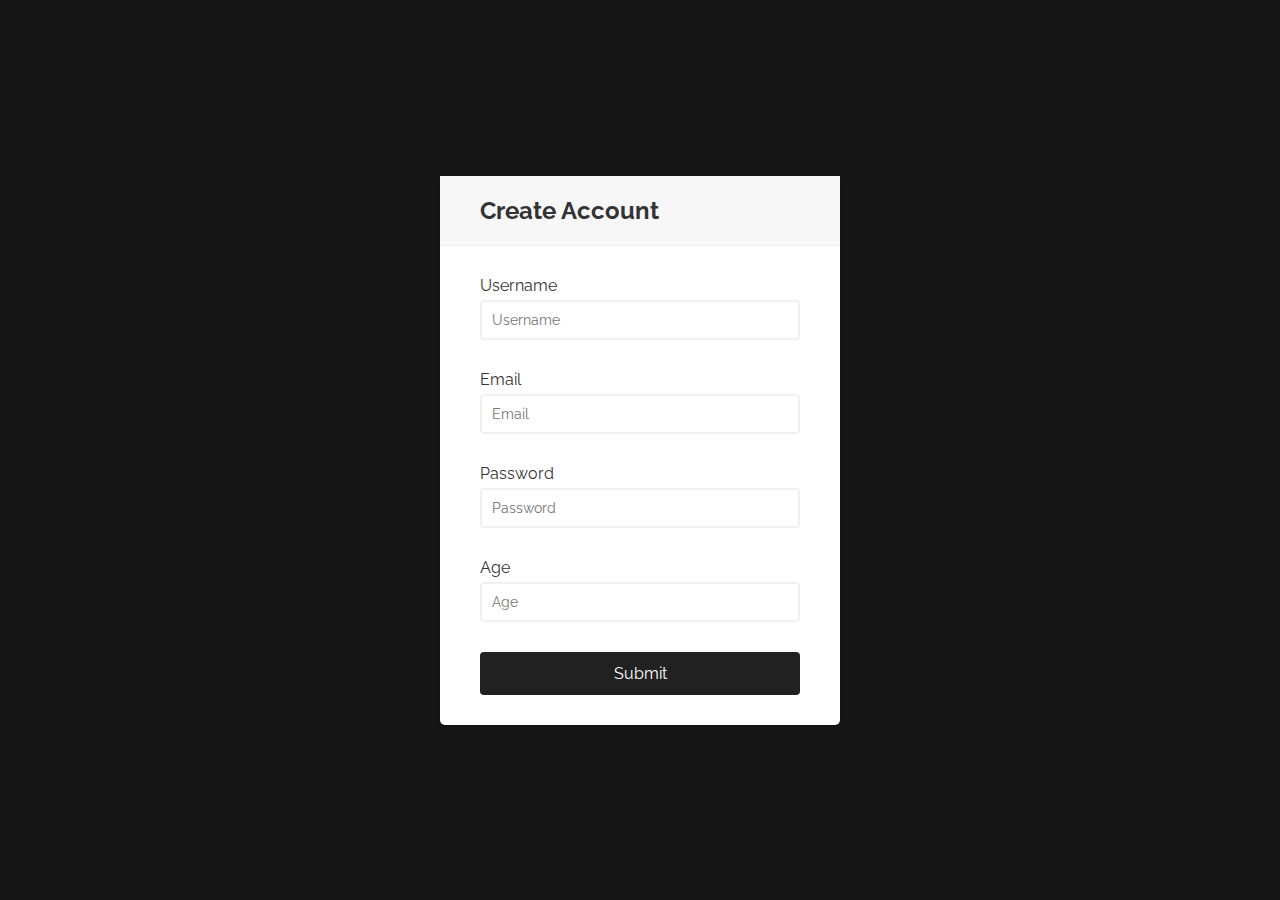
<file: index.html>
<!DOCTYPE html>
<html lang="en">
  <head>
    <meta charset="UTF-8" />
    <meta name="viewport" content="width=device-width, initial-scale=1.0" />
    <meta http-equiv="X-UA-Compatible" content="ie=edge" />
    <!-- Title -->
    <title>PianoKeys</title>
    <!-- Font Awesome -->
    <link rel="stylesheet" href="https://pro.fontawesome.com/releases/v5.10.0/css/all.css" integrity="sha384-AYmEC3Yw5cVb3ZcuHtOA93w35dYTsvhLPVnYs9eStHfGJvOvKxVfELGroGkvsg+p" crossorigin="anonymous"/>
    <!-- Google Fonts -->
    <link rel="stylesheet" type="text/css" href="https://fonts.googleapis.com/css?family=Raleway:200,400,600" />
    <!-- Stylesheet -->
    <link rel="stylesheet" href="CSS/index.css" />
  </head>
  <style>
  #form-body {
    box-sizing: border-box;
    background-color: #161616;
    display: flex;
    align-items: center;
    justify-content: center;
    min-height: 100vh;
    margin: 0;
    color: #fff;
  }
  </style>
  <body id="form-body">
    <!-- Form Start -->
    <div class="form-container">
        <div class="form-header">
            <h2>Create Account</h2>
        </div>
        <form class="register-form" id="register-form" method="POST" action="homepage.html" onsubmit="return checkInputs();" >
            <div class="form-control">
                <label>Username</label>
                <input type="text" placeholder="Username" id="username" onkeypress="clearMsg('age-error')" />
                <i class="fas fa-check-circle"></i>
                <i class="fas fa-exclamation-circle"></i>
                <p id="age-error">Error message</p>
            </div>
            <div class="form-control">
                <label>Email</label>
                <input type="text" placeholder="Email" id="email" onkeypress="clearMsg('email-error')" />
                <i class="fas fa-check-circle"></i>
                <i class="fas fa-exclamation-circle"></i>
                <p id="email-error">Error message</p>
            </div>
            <div class="form-control">
                <label>Password</label>
                <input type="password" placeholder="Password" id="password" onkeypress="clearMsg('password-error')" />
                <i class="fas fa-check-circle"></i>
                <i class="fas fa-exclamation-circle"></i>
                <p id="password-error">Error message</p>
            </div>
            <div class="form-control">
                <label>Age</label>
                <input type="tel" placeholder="Age" id="age" onkeypress="clearMsg('age-error')"/>
                <i class="fas fa-check-circle"></i>
                <i class="fas fa-exclamation-circle"></i>
                <p id="age-error">Error message</p>
            </div>
            <p id="content"></p>
            <button type="submit">Submit</button>
        </form>
    </div>
    <!-- Form End -->
    <!-- Script -->
    <script type="text/javascript" src="JS/index.js"></script>
  </body>
</html>
</file>
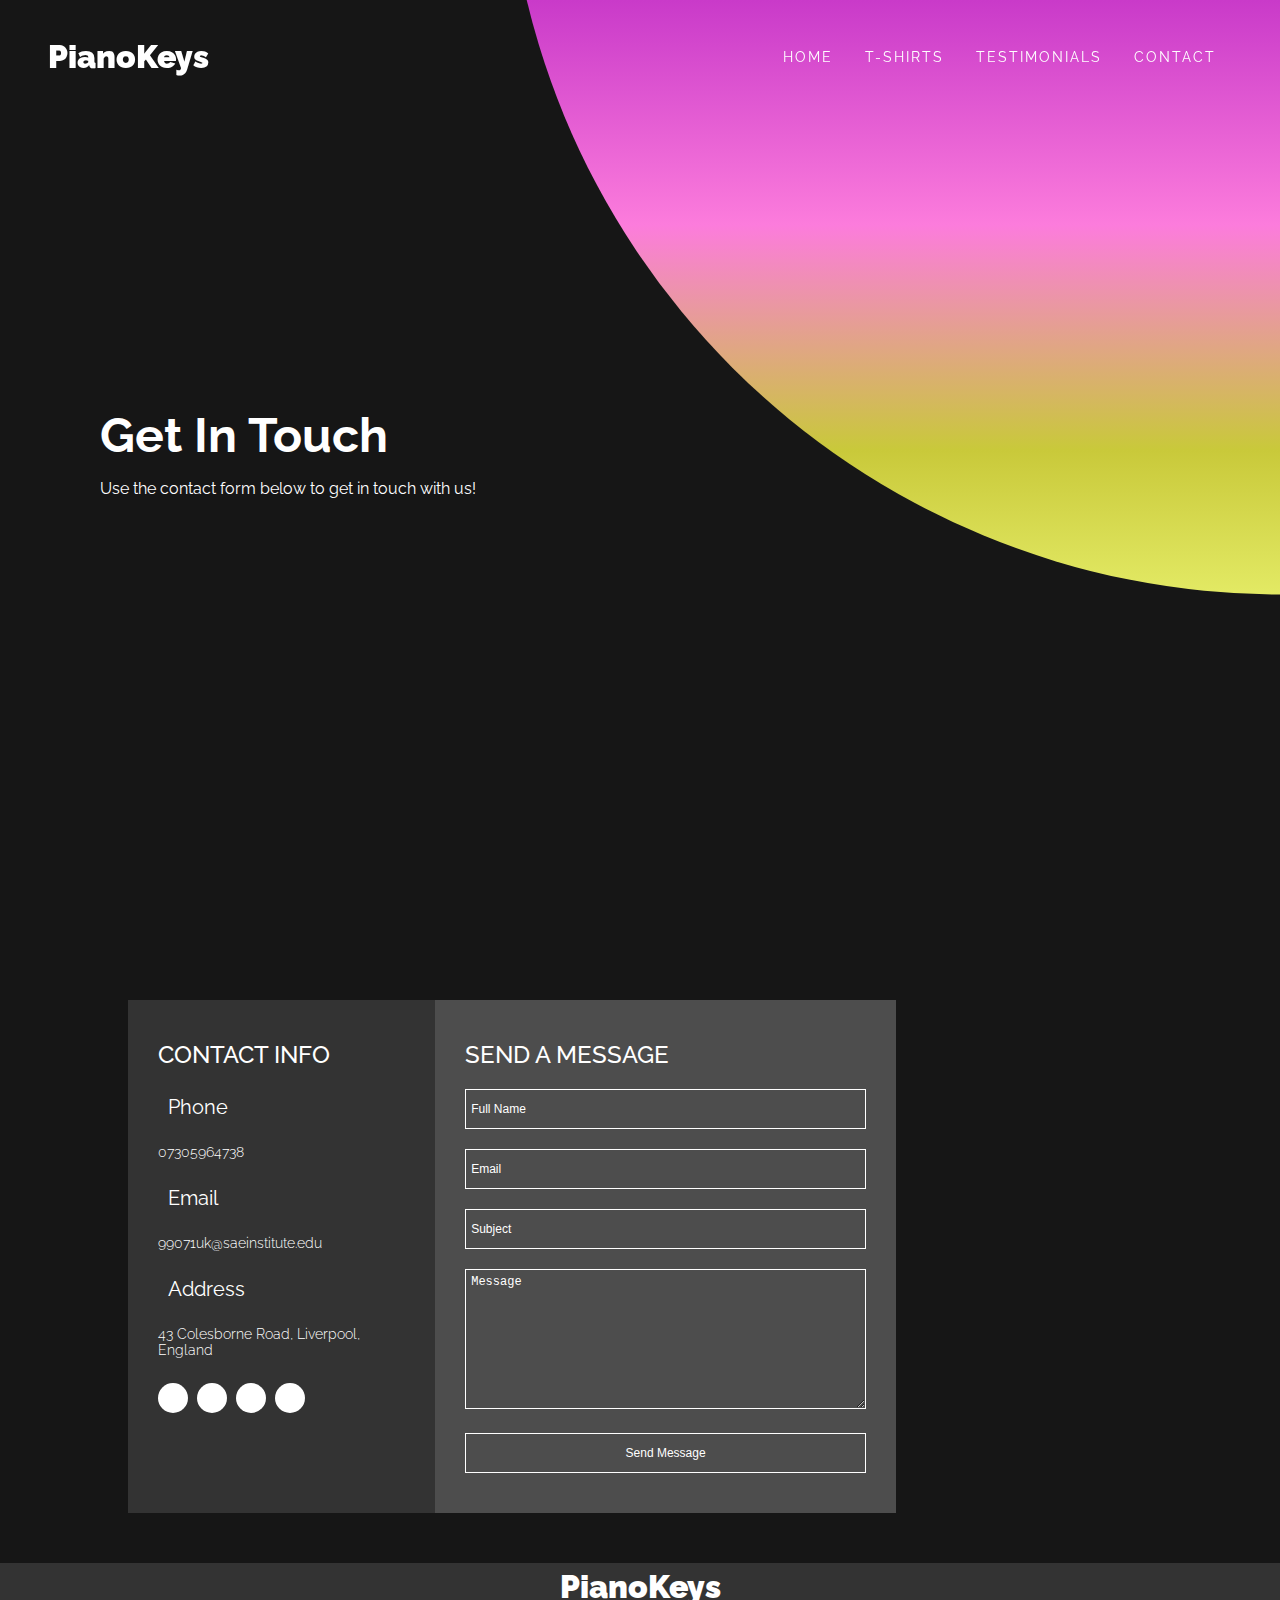
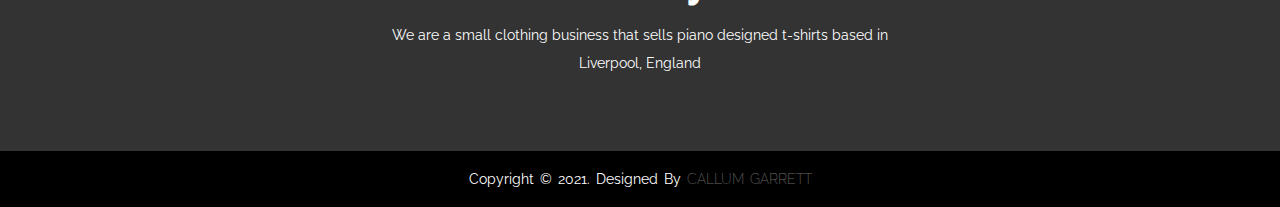
<file: contact.html>
<!DOCTYPE html>
<html lang="en">
  <head>
    <meta charset="UTF-8" />
    <meta name="viewport" content="width=device-width, initial-scale=1.0" />
    <meta http-equiv="X-UA-Compatible" content="ie=edge" />
    <!-- Title -->
    <title>PianoKeys</title>
    <!-- Font Awesome -->
    <link rel="stylesheet" href="https://pro.fontawesome.com/releases/v5.10.0/css/all.css" integrity="sha384-AYmEC3Yw5cVb3ZcuHtOA93w35dYTsvhLPVnYs9eStHfGJvOvKxVfELGroGkvsg+p" crossorigin="anonymous"/>
    <!-- Google Fonts -->
    <link rel="stylesheet" type="text/css" href="https://fonts.googleapis.com/css?family=Raleway:200,400,600" />
    <!-- Stylesheet -->
    <link rel="stylesheet" href="CSS/index.css" />
  </head>
  <body>
    <!-- Navigation Start -->
    <div class="outer">
      <div class="circle"></div>
      <header>
        <a href="homepage.html" class="logo">PianoKeys</a>
      <nav class="main-nav">
        <input type="checkbox" id="ham-menu">
        <label for="ham-menu">
          <i class="fa fa-bars" id="sign-one"></i>
          <i class="fa fa-times" id="sign-two" style=""></i>
        </label>
        <ul class="nav-bar" >
          <li class="nav-bar-item">
            <a href="homepage.html" class="nav-link">Home</a>
          </li>
          <li class="nav-bar-item">
            <a href="tshirts.html" class="nav-link">T-Shirts</a>
          </li>
          <li class="nav-bar-item">
            <a href="testimonials.html" class="nav-link">Testimonials</a>
          </li>
          <li class="nav-bar-item">
            <a href="contact.html" class="nav-link">Contact</a>
          </li>
        </ul>
      </nav>
    </header>
    <!-- Navigation End -->

    <!-- Page Heading Start -->
      <div class="content">
        <div class="textBox">
          <h2>Get In Touch</h2>
          <p>Use the contact form below to get in touch with us!</p>
        </div>
      </div>
    </div>
    <!-- Page Heading End -->

    <!-- Contact Form Start -->
    <div class="contact-container">
			<div class="contact-info">
				<h1>Contact Info</h1>
				<h2><i class="fa fa-phone" aria-hidden="true"></i> Phone</h2>
				<p>07305964738</p>
				<h2><i class="fa fa-envelope" aria-hidden="true"></i> Email</h2>
				<p>99071uk@saeinstitute.edu</p>
				<h2><i class="fa fa-map-marker" aria-hidden="true"></i> Address</h2>
				<p>43 Colesborne Road, Liverpool, England</p>
				<ul>
					<li>
            <a href="https://www.facebook.com/">
              <i class="fab fa-facebook-f"></i>
            </a>
          </li>
					<li>
            <a href="https://www.twitter.com/">
              <i class="fab fa-twitter"></i>
            </a>
          </li>
					<li>
            <a href="https://plus.google.com/">
              <i class="fab fa-google-plus-g"></i>
            </a>
          </li>
					<li>
            <a href="http://www.instagram.com">
              <i class="fab fa-instagram"></i>
            </a>
          </li>
				</ul>
			</div>
			<div class="contact-info">
				<h1>Send a Message</h1>
				<form action="https://formspree.io/f/xqkwaeld" method="POST">
					<input type="text" placeholder="Full Name" class="contact-info-input">
					<input type="email" name="_replyto" placeholder="Email" class="contact-info-input">
					<input type="text" placeholder="Subject" class="contact-info-input">
					<textarea placeholder="Message" name="message" class="contact-info-message"></textarea>
					<input type="submit" value="Send Message" class="contact-info-btn">
				</form>
			</div>
			<div class="contact-info">
        <iframe src="https://www.google.com/maps/embed?pb=!1m18!1m12!1m3!1d2376.2857479021263!2d-2.9134057486055527!3d53.445478074884214!2m3!1f0!2f0!3f0!3m2!1i1024!2i768!4f13.1!3m3!1m2!1s0x487b221cec4c80bb%3A0x3e717772227df753!2s43%20Colesborne%20Rd%2C%20Liverpool%20L11%202TL!5e0!3m2!1sen!2suk!4v1618519418895!5m2!1sen!2suk" width="600" height="450" style="border:0;" allowfullscreen="" loading="lazy"></iframe>
			</div>
		</div>

    <!-- Contact Form End -->

    <!-- Footer Start -->
    <footer>
      <div class="footer-content">
        <h3>PianoKeys</h3>
        <p>We are a small clothing business that sells piano designed t-shirts based in Liverpool, England</p>
        <ul class="social">
          <li>
            <a href="https://www.facebook.com/">
              <i class="fab fa-facebook-f"></i>
            </a>
          </li>
          <li>
            <a href="https://www.twitter.com/">
              <i class="fab fa-twitter"></i>
            </a>
          </li>
          <li>
            <a href="https://www.instagram.com/">
              <i class="fab fa-instagram"></i>
            </a>
          </li>
          <li>
            <a href="http://www.youtube.com/">
              <i class="fab fa-youtube"></i>
            </a>
          </li>
          <li>
            <a href="https://uk.linkedin.com/">
              <i class="fab fa-linkedin"></i>
            </a>
          </li>
        </ul>
      </div>
      <div class="footer-bottom">
        <p>copyright &copy; 2021. Designed by <span>Callum Garrett</span></p>
      </div>
    </footer>
    <!-- Footer End -->

    <!-- Script -->
    <script type="text/javascript" src="JS/index.js"></script>
  </body>
</html>
</file>
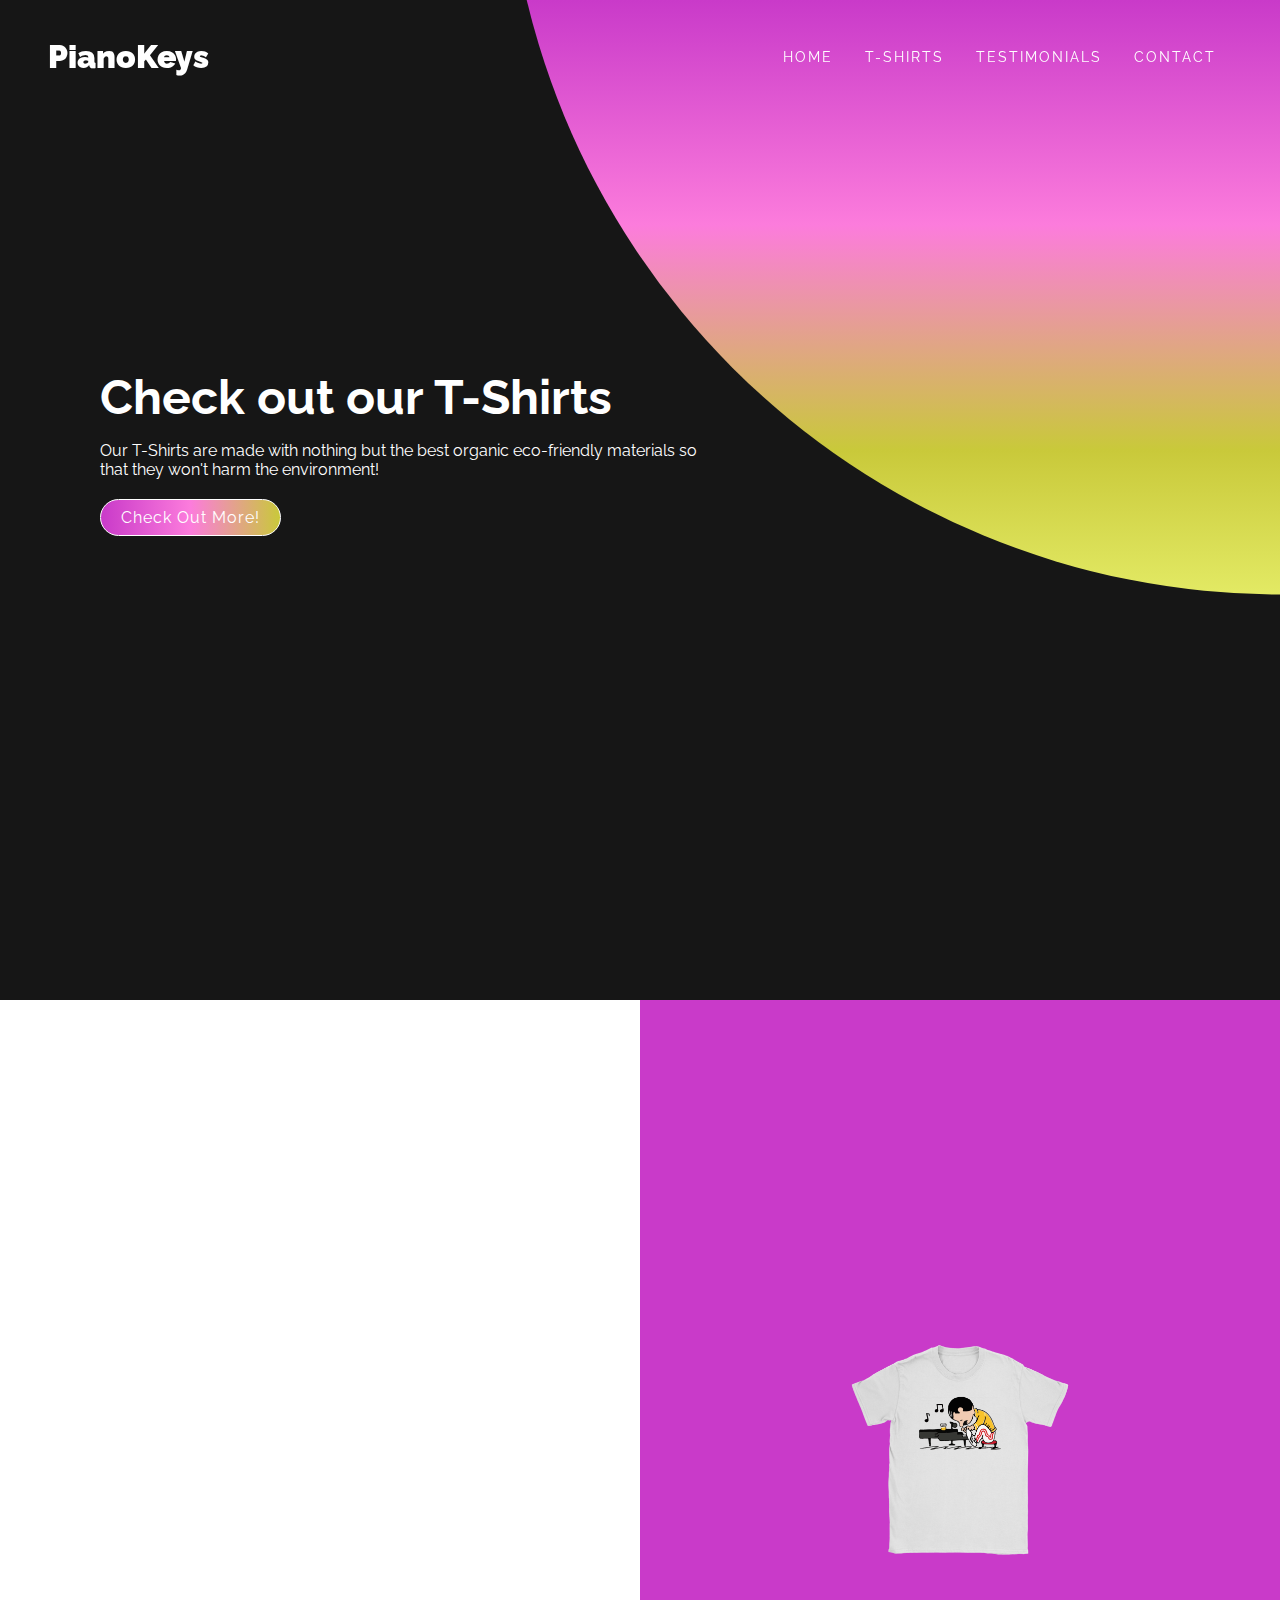
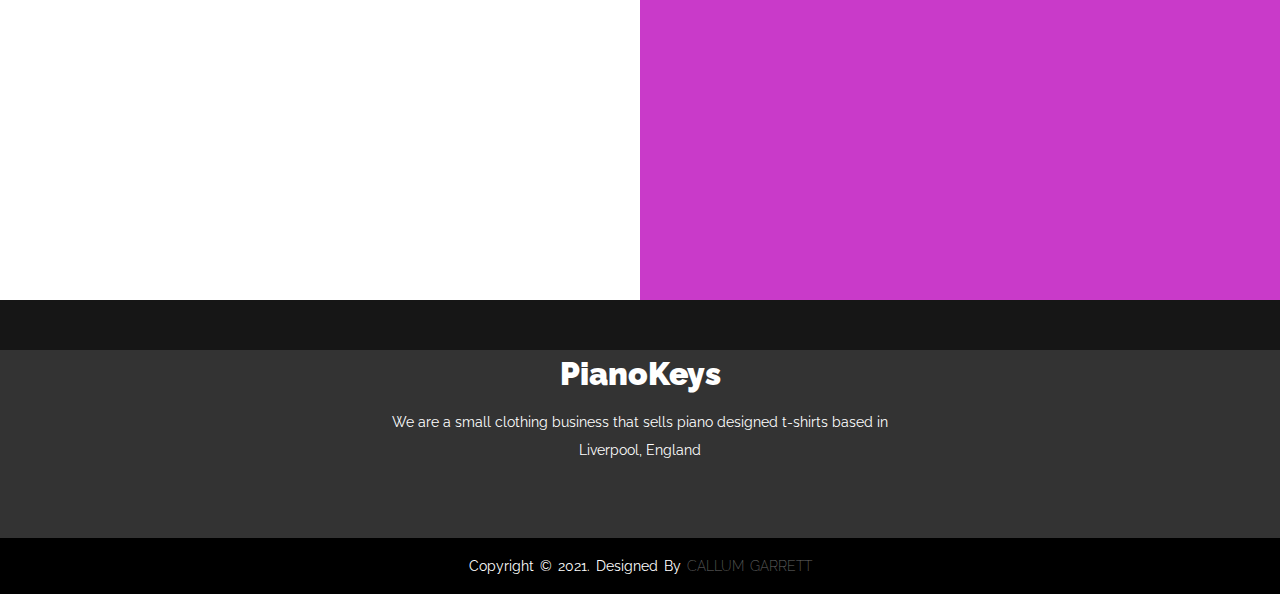
<file: homepage.html>
﻿<!DOCTYPE html>
<html lang="en">
  <head>
    <meta charset="UTF-8" />
    <meta name="viewport" content="width=device-width, initial-scale=1.0" />
    <meta http-equiv="X-UA-Compatible" content="ie=edge" />
    <!-- Title -->
    <title>PianoKeys</title>
    <!-- Font Awesome -->
    <link rel="stylesheet" href="https://pro.fontawesome.com/releases/v5.10.0/css/all.css" integrity="sha384-AYmEC3Yw5cVb3ZcuHtOA93w35dYTsvhLPVnYs9eStHfGJvOvKxVfELGroGkvsg+p" crossorigin="anonymous"/>
    <!-- Google Fonts -->
    <link rel="stylesheet" type="text/css" href="https://fonts.googleapis.com/css?family=Raleway:200,400,600" />
    <!-- Stylesheet -->
    <link rel="stylesheet" href="CSS/index.css" />
  </head>
  <body>
    <!-- Navigation Start -->
    <div class="outer">
      <div class="circle"></div>
      <header>
        <a href="homepage.html" class="logo">PianoKeys</a>
      <nav class="main-nav">
        <input type="checkbox" id="ham-menu">
        <label for="ham-menu">
          <i class="fa fa-bars" id="sign-one"></i>
          <i class="fa fa-times" id="sign-two" style=""></i>
        </label>
        <ul class="nav-bar" >
          <li class="nav-bar-item">
            <a href="homepage.html" class="nav-link">Home</a>
          </li>
          <li class="nav-bar-item">
            <a href="tshirts.html" class="nav-link">T-Shirts</a>
          </li>
          <li class="nav-bar-item">
            <a href="testimonials.html" class="nav-link">Testimonials</a>
          </li>
          <li class="nav-bar-item">
            <a href="contact.html" class="nav-link">Contact</a>
          </li>
        </ul>
      </nav>
    </header>
    <!-- Navigation End -->

    <!-- Page Heading Start -->
      <div class="content">
        <div class="textBox">
          <h2>Check out our T-Shirts</h2>
          <p>Our T-Shirts are made with nothing but the best
            organic eco-friendly materials so that they won't harm
            the environment!</p>
          <a href="tshirts.html">Check Out More!</a>
        </div>
      </div>
    </div>
    <!-- Page Heading End -->

    <div class="main-slider-container">
      <div class="inner-slider-container">
        <div class="slide active" style="background-color: #c93ac9;">
          <div class="slider-image-container">
            <img id="image" src="Images/pianoshirt1.png">
          </div>
          <div class="slider-caption-container">
            <div class="slider-caption">
              <h1>SLIDE 1</h1>
              <a href="tshirts.html">Check Out our T-Shirts<i class="fa fa-angle-double-right"></i></a>
            </div>
          </div>
        </div>

        <div class="slide" style="background-color: #c9c93a;">
          <div class="slider-image-container">
            <img id="image" src="Images/pianoshirt2.png">
          </div>
          <div class="slider-caption-container">
            <div class="slider-caption">
              <h1>SLIDE 2</h1>
              <a href="tshirts.html">Check Out our T-Shirts<i class="fa fa-angle-double-right"></i></a>
            </div>
          </div>
        </div>

        <div class="slide" style="background-color: #ff8811;">
          <div class="slider-image-container">
            <img id="image" src="Images/pianoshirt3.png">
          </div>
          <div class="slider-caption-container">
            <div class="slider-caption">
              <h1>SLIDE 3</h1>
              <a href="tshirts.html">Check Out our T-Shirts<i class="fa fa-angle-double-right"></i></a>
            </div>
          </div>
        </div>
      </div>
      <div class="slider-controls">
        <div class="prev">
          <i class="fa fa-chevron-circle-left" style="font-size: 34px;"></i>
        </div>
        <div class="next">
          <i class="fa fa-chevron-circle-right" style="font-size: 34px;"></i>
        </div>
      </div>
    </div>

    <!-- Footer Start -->
    <footer>
      <div class="footer-content">
        <h3>PianoKeys</h3>
        <p>We are a small clothing business that sells piano designed t-shirts based in Liverpool, England</p>
        <ul class="social">
          <li>
            <a href="https://www.facebook.com/">
              <i class="fab fa-facebook-f"></i>
            </a>
          </li>
          <li>
            <a href="https://www.twitter.com/">
              <i class="fab fa-twitter"></i>
            </a>
          </li>
          <li>
            <a href="https://www.instagram.com/">
              <i class="fab fa-instagram"></i>
            </a>
          </li>
          <li>
            <a href="http://www.youtube.com/">
              <i class="fab fa-youtube"></i>
            </a>
          </li>
          <li>
            <a href="https://uk.linkedin.com/">
              <i class="fab fa-linkedin"></i>
            </a>
          </li>
        </ul>
      </div>
      <div class="footer-bottom">
        <p>copyright &copy; 2021. Designed by <span>Callum Garrett</span></p>
      </div>
    </footer>
    <!-- Footer End -->

    <!-- Script -->
    <script type="text/javascript" src="JS/index.js"></script>
  </body>
</html>
</file>
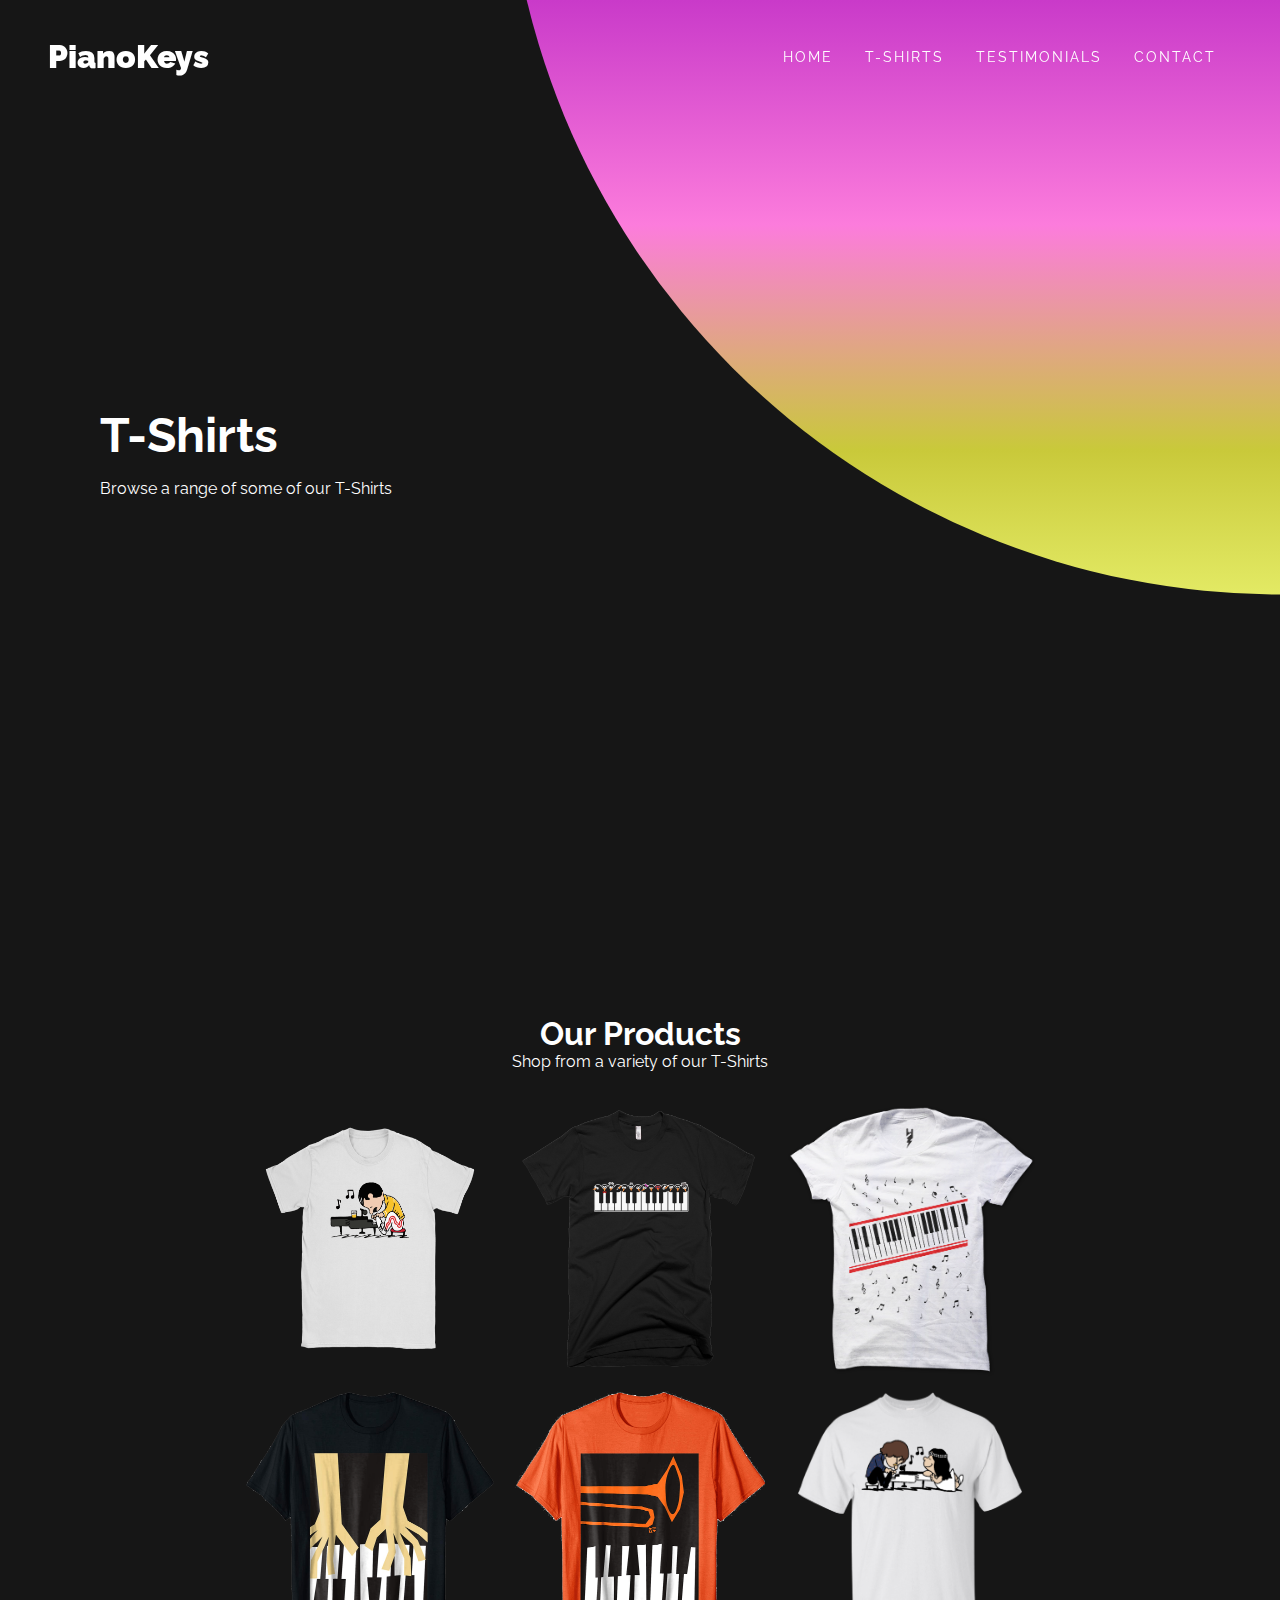
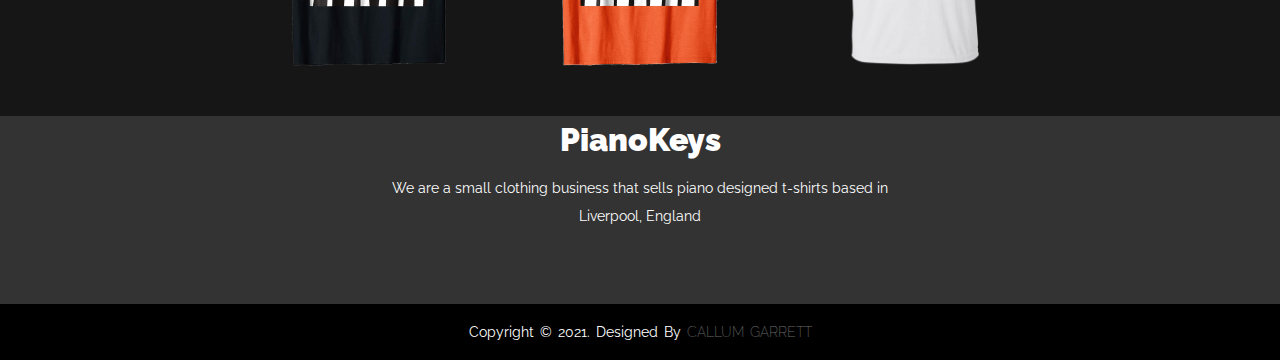
<file: tshirts.html>
<!DOCTYPE html>
<html lang="en">
  <head>
    <meta charset="UTF-8" />
    <meta name="viewport" content="width=device-width, initial-scale=1.0" />
    <meta http-equiv="X-UA-Compatible" content="ie=edge" />
    <!-- Title -->
    <title>PianoKeys</title>
    <!-- Font Awesome -->
    <link rel="stylesheet" href="https://pro.fontawesome.com/releases/v5.10.0/css/all.css" integrity="sha384-AYmEC3Yw5cVb3ZcuHtOA93w35dYTsvhLPVnYs9eStHfGJvOvKxVfELGroGkvsg+p" crossorigin="anonymous"/>
    <!-- Google Fonts -->
    <link rel="stylesheet" type="text/css" href="https://fonts.googleapis.com/css?family=Raleway:200,400,600" />
    <!-- Stylesheet -->
    <link rel="stylesheet" href="CSS/index.css" />
  </head>
  <body>
    <!-- Navigation Start -->
    <div class="outer">
      <div class="circle"></div>
      <header>
      <a href="homepage.html" class="logo">PianoKeys</a>
      <nav class="main-nav">
        <input type="checkbox" id="ham-menu">
        <label for="ham-menu">
          <i class="fa fa-bars" id="sign-one"></i>
          <i class="fa fa-times" id="sign-two" style=""></i>
        </label>
        <ul class="nav-bar">
          <li class="nav-bar-item">
            <a href="homepage.html" class="nav-link">Home</a>
          </li>
          <li class="nav-bar-item">
            <a href="tshirts.html" class="nav-link">T-Shirts</a>
          </li>
          <li class="nav-bar-item">
            <a href="testimonials.html" class="nav-link">Testimonials</a>
          </li>
          <li class="nav-bar-item">
            <a href="contact.html" class="nav-link">Contact</a>
          </li>
        </ul>
      </nav>
    </header>
    <!-- Navigation End -->

    <!-- Heading Start -->
      <div class="content">
        <div class="textBox">
          <h2>T-Shirts</h2>
          <p>Browse a range of some of our T-Shirts</p>
        </div>
      </div>
    </div>
    <!-- Heading End -->

    <!-- Products Section Start -->
    <div id="product-section-wrapper">
      <div id="product-title-section">
        <h1>Our Products</h1>
        <p>Shop from a variety of our T-Shirts</p>
      </div>
      <div id="product-section">
        <div class="product">
          <img src="Images/pianoshirt1.png" height="275" width="250">
        </div>
        <div class="product">
          <img src="Images/pianoshirt2.png" height="275" width="250">
        </div>
        <div class="product">
          <img src="Images/pianoshirt3.png" height="275" width="250">
        </div>
        <div class="product">
          <img src="Images/pianoshirt4.png" height="275" width="250">
        </div>
        <div class="product">
          <img src="Images/pianoshirt5.png" height="275" width="250">
        </div>
        <div class="product">
          <img src="Images/pianoshirt6.png" height="275" width="250">
        </div>
      </div>
    </div>
    <!-- Products Section End -->

    <!-- Footer Start -->
    <footer>
      <footer>
        <div class="footer-content">
          <h3>PianoKeys</h3>
          <p>We are a small clothing business that sells piano designed t-shirts based in Liverpool, England</p>
          <ul class="social">
            <li>
              <a href="https://www.facebook.com/">
                <i class="fab fa-facebook-f"></i>
              </a>
            </li>
            <li>
              <a href="https://www.twitter.com/">
                <i class="fab fa-twitter"></i>
              </a>
            </li>
            <li>
              <a href="https://www.instagram.com/">
                <i class="fab fa-instagram"></i>
              </a>
            </li>
            <li>
              <a href="http://www.youtube.com/">
                <i class="fab fa-youtube"></i>
              </a>
            </li>
            <li>
              <a href="https://uk.linkedin.com/">
                <i class="fab fa-linkedin"></i>
              </a>
            </li>
          </ul>
        </div>
        <div class="footer-bottom">
          <p>copyright &copy; 2021. Designed by <span>Callum Garrett</span></p>
        </div>
      </footer>
    <!-- Footer End -->

    <!-- Script -->
    <script src="JS/index.js"></script>
  </body>
</html>
</file>
<file: CSS/index.css>
* {
  margin: 0;
  padding: 0;
  box-sizing: border-box;
  -webkit-moz-
}

body {
  font-family: 'Raleway', sans-serif;
  background-color: #161616;
}

/* CSS for Validation Form */
.form-container {
  background-color: #fff;
  border-radius: 5px;
  box-shadow: 0 2px 5px rgba(0, 0, 0, 0.3);
  width: 400px;
  max-width: 100%;
}

.form-header {
  background-color: #f7f7f7;
  border-bottom: 1px solid #f0f0f0;
  padding: 20px 40px;
}

.form-header h2 {
  margin: 0;
  color: #333;
}

.register-form {
  padding: 30px 40px;
}

.form-control {
  margin-bottom: 10px;
  padding-bottom: 20px;
  position: relative;
}

.form-control label {
  display: inline-block;
  margin-bottom: 5px;
  color: #333;
}

.form-control input {
  border: 2px solid #f0f0f0;
  border-radius: 4px;
  display: block;
  padding: 10px;
  font-size: 14px;
  font-family: inherit;
  width: 100%;
}

.form-control.success input {
  border-color: #2ecc71;
}

.form-control.error input {
  border-color: #e74c3c;
}

.form-control i {
  position: absolute;
  top: 40px;
  right: 10px;
  visibility: hidden;
}

.form-control.success i.fa-check-circle {
  color: #2ecc71;
  visibility: visible;
}

.form-control.error i.fa-exclamation-circle {
  color: #e74c3c;
  visibility: visible;
}

.form-control p {
  position: absolute;
  bottom: 0;
  left: 0;
  visibility: hidden;
}

.form-control.error p {
  color: #e74c3c;
  visibility: visible;
  font-size: 14px;
}

.register-form button {
  background-color: #212121;
  border: 2px solid #212121;
  border-radius: 4px;
  color: #fff;
  display: block;
  width: 100%;
  padding: 10px;
  font-size: 16px;
  font-family: inherit;
  cursor: pointer;
}

/* Header/Navigation */
.logo {
  font-weight: 900;
  font-size: 2rem;
  color: #fff;
  text-decoration: none;
}

header {
  position: fixed;
  top: 0;
  left: 0;
  right: 0;
  z-index: 999;
  display: flex;
  justify-content: space-between;
  align-items: center;
  padding: 2em 3em;
  transition: 0.25s ease-in;
  background-color: transparent;
  color: #fff;
}

label #sign-one,
label #sign-two {
  font-size: 30px;
  color: #fff;
  float: right;
  line-height: 50px;
  margin-right: 30px;
  cursor: pointer;
  display: none;
}

#ham-menu {
  display: none;
}

.nav-bar {
  list-style: none;
  margin: 0;
  padding: 0;
  display: flex;
}

.nav-link {
  text-decoration: none;
  color: inherit;
  display: inline-block;
  padding: 16px;
  position: relative;
  text-transform: uppercase;
  letter-spacing: 2px;
  font-size: 0.9rem;
}

.nav-link:after {
  content: "";
  position: absolute;
  bottom: 0;
  left: 1em;
  right: 1em;
  height: 2px;
  background-color: currentColor;
  transform: scaleX(0);
  transition: transform 0.15s ease-in-out;
}

.nav-link:hover::after {
  transform: scaleX(1);
}

.nav-scrolled {
  color: #333;
  background-color: #ccc;
  box-shadow: 0 3px 20px rgba(0, 0, 0, 0.2);
}

.nav-scrolled .logo {
  color: #333;
}

/* CSS for content of website */
.outer {
  position: relative;
  width: 100%;
  min-height: 100vh;
  padding: 100px;
  display: flex;
  justify-content: space-between;
  align-items: center;
  background-color: #161616;
  margin-bottom: 100px;
}

.outer .circle {
  position: absolute;
  top: 0;
  left: 0;
  width: 100%;
  height: 100%;
  background: linear-gradient(#c93ac9, #fc7cdc, #c9c93a, #f1fc7c, #6a6c11 );
  clip-path: circle(70% at right -20%);
}

.content {
  position: relative;
  width: 100%;
  display: flex;
  justify-content: space-between;
  align-items: center;
}

.content .textBox {
  position: relative;
  max-width: 600px;
  margin-right: 20px;
}

.content .textBox h2 {
  color: #fff;
  font-size: 3em;
  margin-bottom: 10px;
  line-height: 1.4em;
  font-weight: 700;
}

.content .textBox p {
  color: #fff;
}

.content .textBox a {
  display: inline-block;
  margin-top: 20px;
  padding: 8px 20px;
  background: linear-gradient(to right, #c93ac9, #fc7cdc, #c9c93a);
  color: #fff;
  border: 1px solid #fff;
  border-radius: 40px;
  font-weight: 400;
  letter-spacing: 1px;
  text-decoration: none;
}

.content .textBox a:hover {
  border: 1px solid #333;
  transition: 0.4s;
}

/* CSS for Slider */
.main-slider-container {
  height: 100vh;
  overflow: hidden;
  position: relative;
  margin-bottom: 50px;
}

.slide {
  position: absolute;
  left: 0;
  top: 0;
  width: 100%;
  height: 100%;
  z-index: 1;
  display: none;
}

.slide.active {
  display: flex;
}

.slider-caption-container, .slider-image-container {
  width: 50%;
  height: 100%;
  margin: auto;
  background-color: #fff;
  position: absolute;
  display: flex;
  justify-content: center;
  align-items: center;
}

.slider-caption {
  width: 70%;
  margin: auto;
}

.slider-caption h1 {
  font-size: 40px;
  font-weight: bold;
  letter-spacing: -3px;
  margin: 0;
  margin-bottom: 15px;
}

.slide.active .slider-caption h1 {
  opacity: 0;
  animation: slider-caption-animation 0.5s ease forwards;
  animation-delay: 0.8s;
}

.slider-caption a {
  font-weight: bold;
  padding: 10px 30px;
  background-color: #000;
  color: #fff;
  text-decoration: none;
  border: 3px solid #000;
}

.slide.active .slider-caption a {
  opacity: 0;
  animation: slider-caption-animation 0.5s ease forwards;
  animation-delay: 1.2s;
}

@keyframes slider-caption-animation {
  0% {
    opacity: 0;
    transform: translateY(100px);
  }

  100% {
    opacity: 1;
    transform: translateY(0);
  }
}

.slider-image-container {
  right: 0;
  background-color: transparent;
}

.slider-image-container img {
  width: 260px;
  height: 260px;
  margin: auto;
  animation: slider-img-animation 2s ease-out;
}

@keyframes slider-img-animation {
  0% {
    opacity: 0%;
  }

  100% {
    opacity: 1;
  }
}

.slider-controls .prev,
.slider-controls .next {
  position: absolute;
  z-index: 2;
  bottom: 20px;
  margin: auto;
  text-align: center;
  cursor: pointer;
}

.slider-controls .prev:hover,
.slider-controls .next:hover {
  opacity: 0.8;
  transition: 0.3s ease-out;
}

.slider-controls .prev {
  right: 80px;
}

.slider-controls .next {
  right: 40px;
}

/* CSS for Products */
#product-section-wrapper {
  position: relative;
  width: 100%;
  height: auto;
  margin: 50px 0;
}

#product-title-section {
  position: relative;
  color: #fff;
  width: auto;
  height: auto;
  margin: 0 30px;
  padding: 15px 0;
  text-align: center;
}

#product-section {
  position: relative;
  max-width: 810px;
  height: auto;
  margin: 0 auto;
  display: -webkit-box;
  display: -moz-flexbox;
  display: -webkit-flex;
  display: flex;
  -webkit-flex-flow: row wrap;
  justify-content: space-around;
}

.product {
  width: 250px;
  height: 275px;
  margin-top: 15px;
  display: inline-block;
  cursor: pointer;
}

.product img {
	transition: transform .5s ease;
}

.product:hover img {
	transform: scale(1.1);
}

/* CSS for Testimonials Slider */
.testimonials {
	padding: 40px 0;
	background-color: #161616;
	color: #434343;
	text-align: center;
}

.inner {
	max-width: 1200px;
	margin: auto;
	overflow: hidden;
	padding: 0 20px;
}

.inner h1 {
  color: #fff;
}

.border {
	width: 160px;
	height: 5px;
	background-color: #fff;;
	margin: 26px auto;
}
.row_testimonials {
	display: flex;
	flex-wrap: wrap;
	justify-content: center;
}

.col {
	margin: 20px;
}

.testimonial {
	background-color: #333;
	padding: 30px;
}

.testimonial img {
	height: 100px;
	width: 100px;
	border-radius: 50%;
}

.testimonial p {
	color: #fff;
}

.name {
	font-size: 20px;
	text-transform: uppercase;
	margin: 20px 0;
  color: #fff;
}

.rating {
	color: #fff;
	margin-bottom: 20px;
}

/* CSS for Contact Form */
.contact-container {
	width: 80%;
	height: auto;
	margin: auto;
	display: flex;
	flex-wrap: wrap;
  margin-bottom: 50px;
}

.contact-info {
	padding: 40px 30px;
}

.contact-info:nth-child(1) {
	flex: 30%;
	background-color: #333;
	color: #fff;
}

.contact-info:nth-child(2) {
	flex: 45%;
	background: #4d4d4d;
}

.contact-info:nth-child(3) {
	flex: 25%;
	padding: 0;
}

.contact-info h1 {
	font-size: 24px;
	color: #fff;
	text-transform: uppercase;
	font-weight: 500;
	margin-bottom: 20px;
}

.contact-info h2 {
	font-size: 20px;
	font-weight: 400;
	margin-bottom: 15px;
}

.contact-info h2 i {
	font-size: 16px;
	width: 40px;
	height: 40px;
	margin-right: 10px;
	background: #f5f5f5;
	color: #000;
	border-radius: 50px;
	line-height: 40px;
	text-align: center;
}

.contact-info p {
	font-size: 14px;
	font-weight: 300;
	margin-bottom: 20px;
}

.contact-info ul {
	padding: 0;
	margin: 0;
}

.contact-info ul li {
	list-style: none;
	display: inline-block;
	margin-right: 5px;
	margin-top: 5px;
}

.contact-info ul li a {
	display: block;
	width: 30px;
	height: 30px;
	text-align: center;
	background-color: #fff;
	border-radius: 50px;
}

.contact-info ul li a i {
	font-size: 14px;
	line-height: 30px;
	color: #000;
}

.contact-info ul li a:hover {
	background-color: #ccc;
  transition: 0.2s ease-out;
}

.contact-info form {
	width: 100%;
	height: auto;
}

.contact-info-input {
	width: 100%;
	height: 40px;
	margin-bottom: 20px;
	border: 1px solid #fff;
	outline: none;
	padding-left: 5px;
	background-color: transparent;
	color: #fff;
	font-size: 12px;
	font-weight: 300;
}

.contact-info-input::placeholder {
	color: #fff;
}

.contact-info-message {
	width: 100%;
	height: 140px;
	margin-bottom: 20px;
	border: 1px solid #fff;
	outline: none;
	padding-top: 5px;
	padding-left: 5px;
	background-color: transparent;
	color: #fff;
	font-size: 12px;
	font-weight: 300;
}

.contact-info-message::placeholder {
	color: #fff;
}

.contact-info-btn {
	width: 100%;
	height: 40px;
	border: 1px solid #fff;
	outline: none;
	background-color: transparent;
	color: #fff;
	font-size: 12px;
	font-weight: 300;
	cursor: pointer;
}

.contact-info-btn:hover {
  background-color: #333;
  transition: 0.5s ease-out;
}

.contact-info iframe {
	width: 100%;
	height: 100%;
}

#status {
  width: 90%;
  max-width: 500px;
  text-align: center;
  padding: 10px;
  margin: 10px auto;
  border-radius: 8px;
}

#status.success {
  background-color: rgb(211, 250, 153);
  animation: status 4s ease forwards;
}

#status.error {
  background-color: rgb(250, 129, 92);
  color: #fff;
  animation: status 4s ease forwards;
}

@keyframes status {
  0% {
    opacity: 1;
    pointer-events: all;
  }

  90% {
    opacity: 1;
    pointer-events: all;
  }

  100% {
    opacity: 0;
    pointer-events: none;
  }
}

/* CSS for Footer */
footer{
  position: relative;
  bottom: 0px;
  width: 100%;
  background-color: #333;
}

.footer-content{
  display: flex;
  align-items: center;
  justify-content: center;
  flex-direction: column;
  text-align: center;
}

.footer-content h3 {
  font-size: 2rem;
  text-transform: capitalize;
  line-height: 3rem;
  font-weight: 900;
  color: #fff;
  text-decoration: none;
}

.footer-content p {
  max-width: 500px;
  margin: 10px auto;
  line-height: 28px;
  font-size: 14px;
  color: #fff;
}

.social {
  list-style: none;
  display: flex;
  align-items: center;
  justify-content: center;
  margin: 1rem 0 3rem 0;
}

.social li {
  margin: 0 10px
}

.social a {
  text-decoration: none;
  color: #fff;
}

.social a i {
  font-size: 1.1rem;
  transition: color 0.4s ease-out;
}

.social a:hover i {
  color: #161616;
}

.footer-bottom {
  background-color: #000;
  padding: 20px;
  text-align: center;
  color: #fff;
}

.footer-bottom p {
  font-size: 14px;
  word-spacing: 2px;
  text-transform: capitalize;
}

.footer-bottom span {
  text-transform: uppercase;
  opacity: 0.4;
  font-weight: 200;
}

@media screen and (max-width: 1024px) {
  label #sign-one {
    display: block;
  }

  nav ul {
    position: fixed;
    width: 100%;
    height: 100vh;
    background-color: #333;
    top: 100px;
    left: -100%;
    text-align: center;
    transition: .5s;
    z-index: 10;
  }

  .nav-scrolled {
    color: #fff;
  }

  nav ul li {
    display: block;
    margin: 40px 0;
    line-height: 30px;
  }

  nav ul li a {
    font-size: 20px;
  }

  #ham-menu:checked ~ ul {
    left: 0;
    display: flex;
    align-items: center;
    justify-content: center;
  }

  #ham-menu:checked ~ label #sign-one {
    display: none;
  }

  #ham-menu:checked ~ label #sign-two {
    display: block;
  }

  .main-slider-container {
    height: 90vh;
  }


  footer{
    position: relative;
    bottom: 0px;
  }
  .footer-content{
    flex-wrap: wrap;
    flex-direction: column;
    margin: 5px 0;
  }
}


@media only screen and (max-width:980px) {
  .slider-caption-container, .slider-image-container {
    width: 100%;
    left: 0;
    top: 0;
  }

  .slider-image-container {
    opacity: 0.3;
  }

  .slider-caption-container {
    background-color: transparent;
  }

  .slider-caption-container h1 {
    font-size: 36px;
  }

	.contact-info:nth-child(1) {
		flex: 50%;
	}

	.contact-info:nth-child(2) {
		flex: 50%;
	}

	.contact-info:nth-child(3) {
		flex: 100%;
	}

}

@media only screen and (max-width:650px) {
  .slider-caption {
    width: 90%;
  }

  .slider-controls .prev {
    right: 50px;
  }

  .slider-controls .next {
    right: 10px;
  }

	.contact-info:nth-child(1) {
		flex: 50%;
	}

	.contact-info:nth-child(2) {
		flex: 50%;
	}

	.contact-info:nth-child(3) {
		flex: 100%;
	}

}

@media only screen and (max-width:440px) {
  .slider-caption {
    width: 95%;
  }
  .slider-caption-container h1 {
    font-size: 34px;
  }
}
</file>
